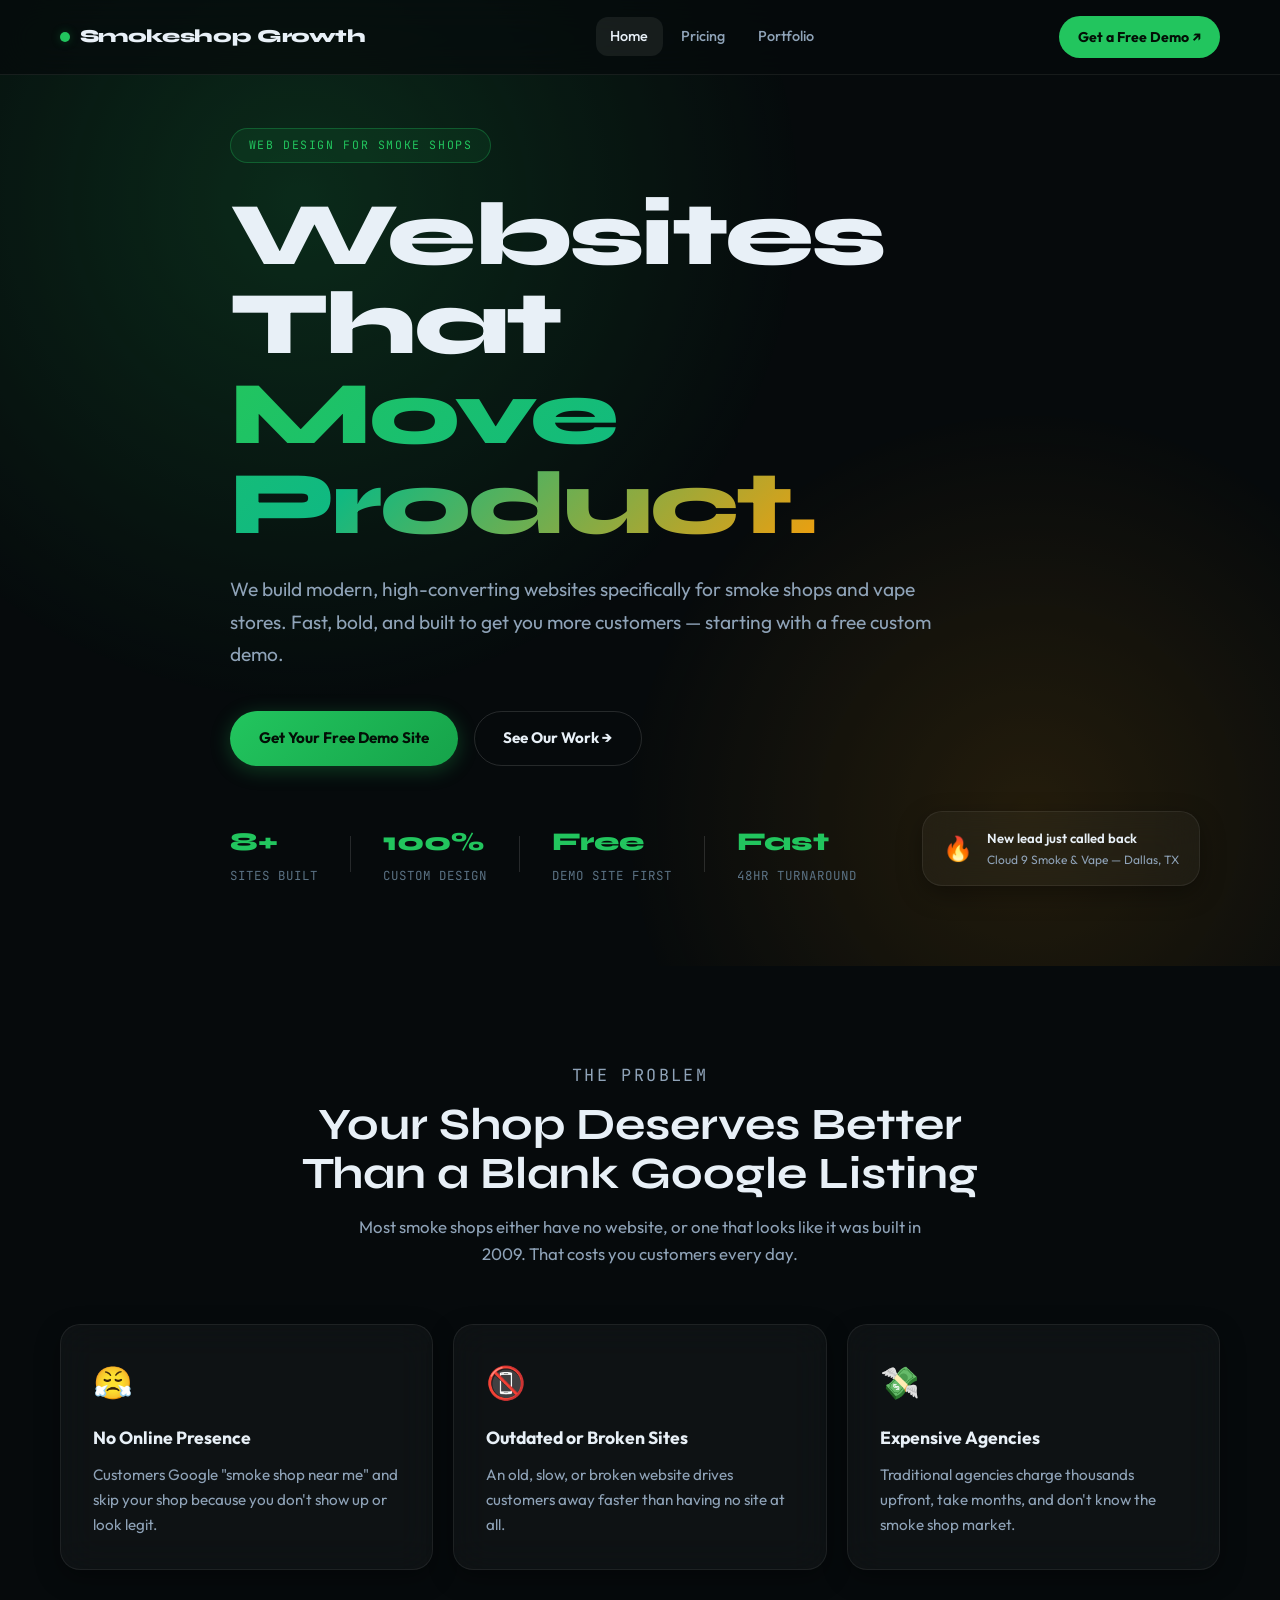
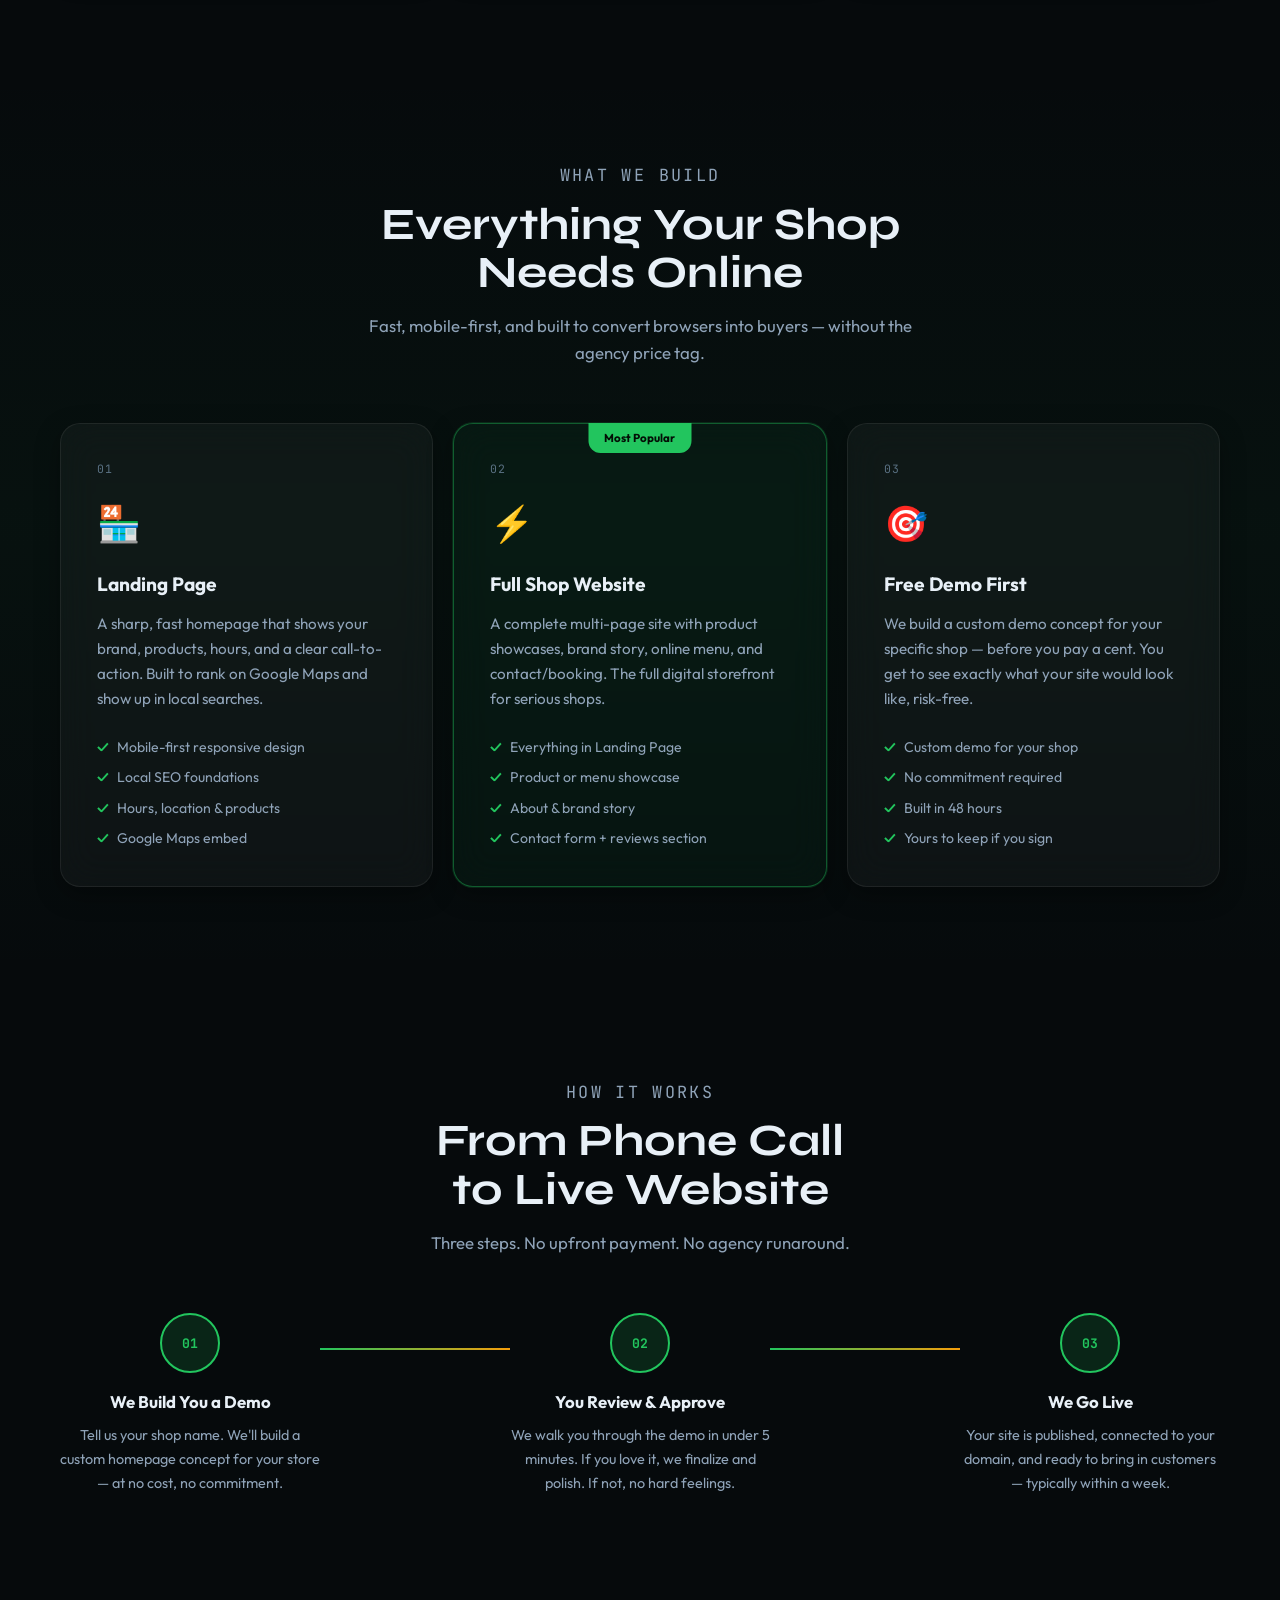
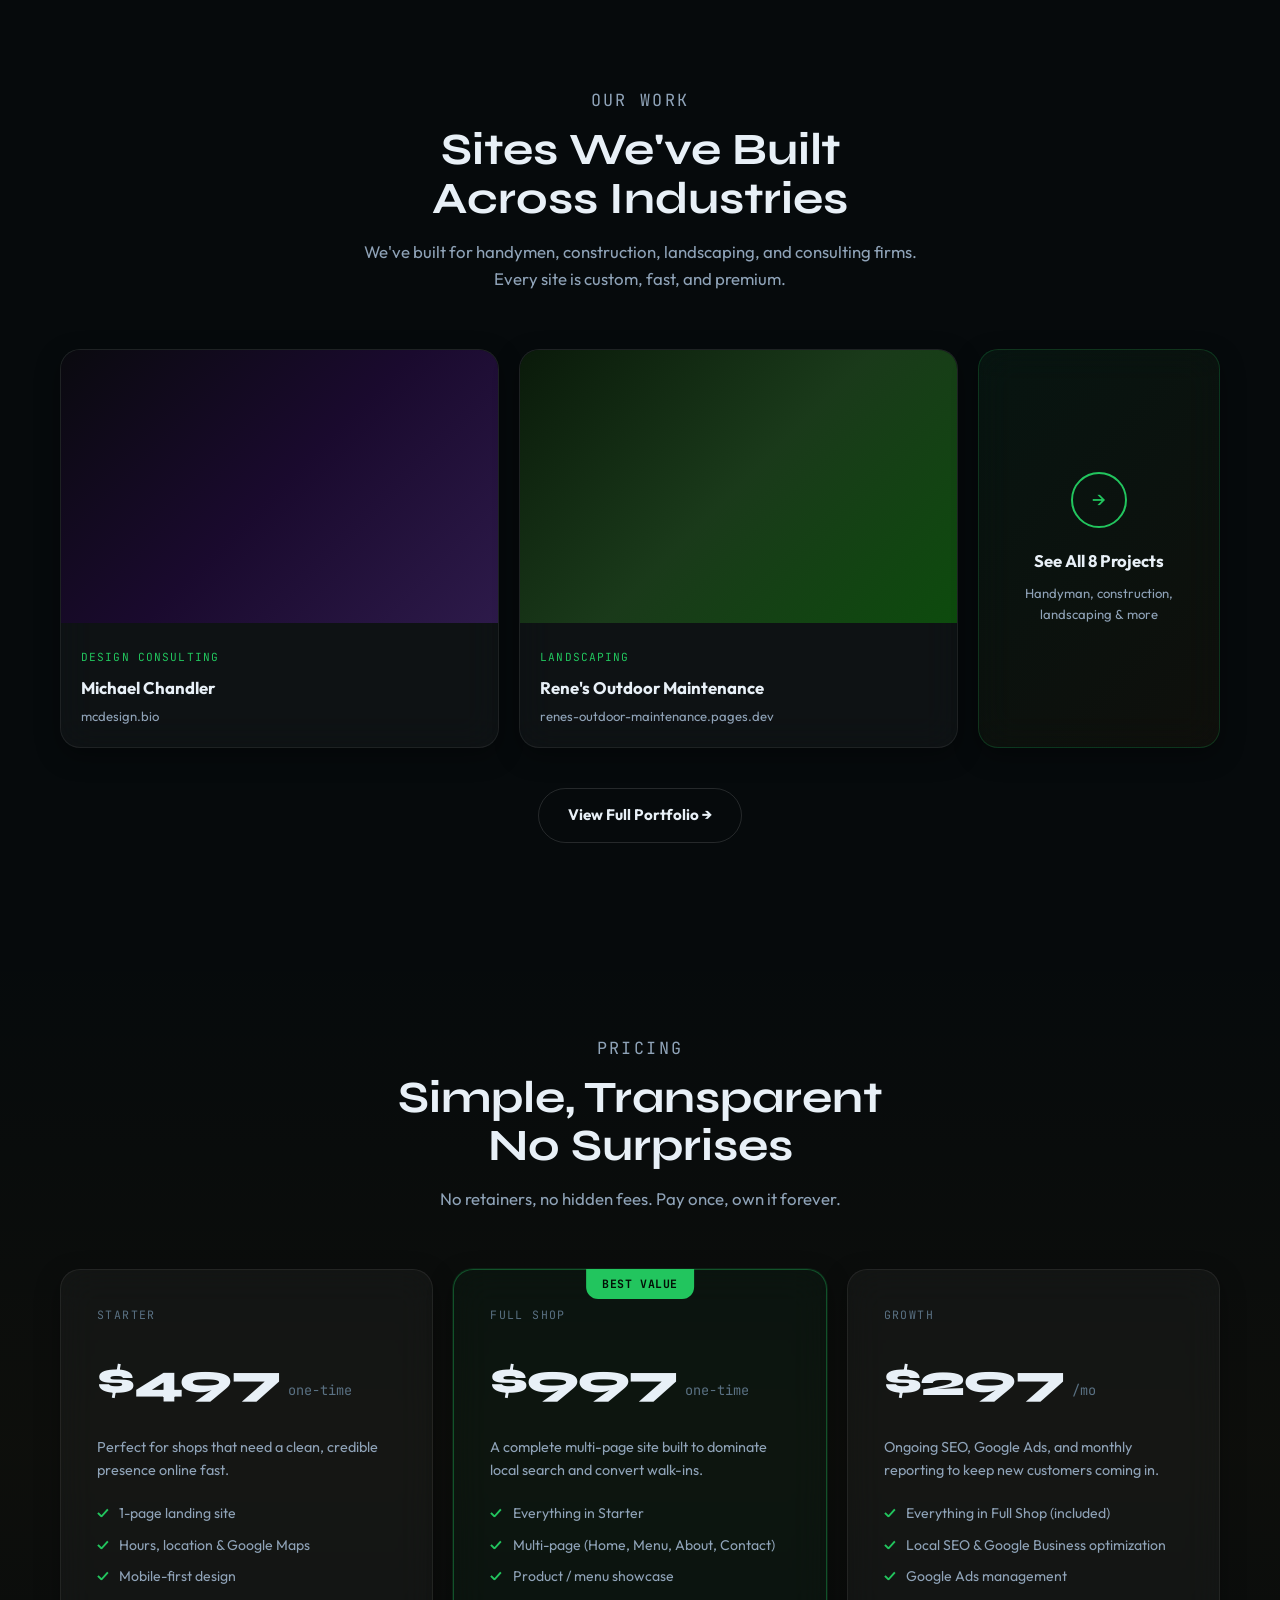
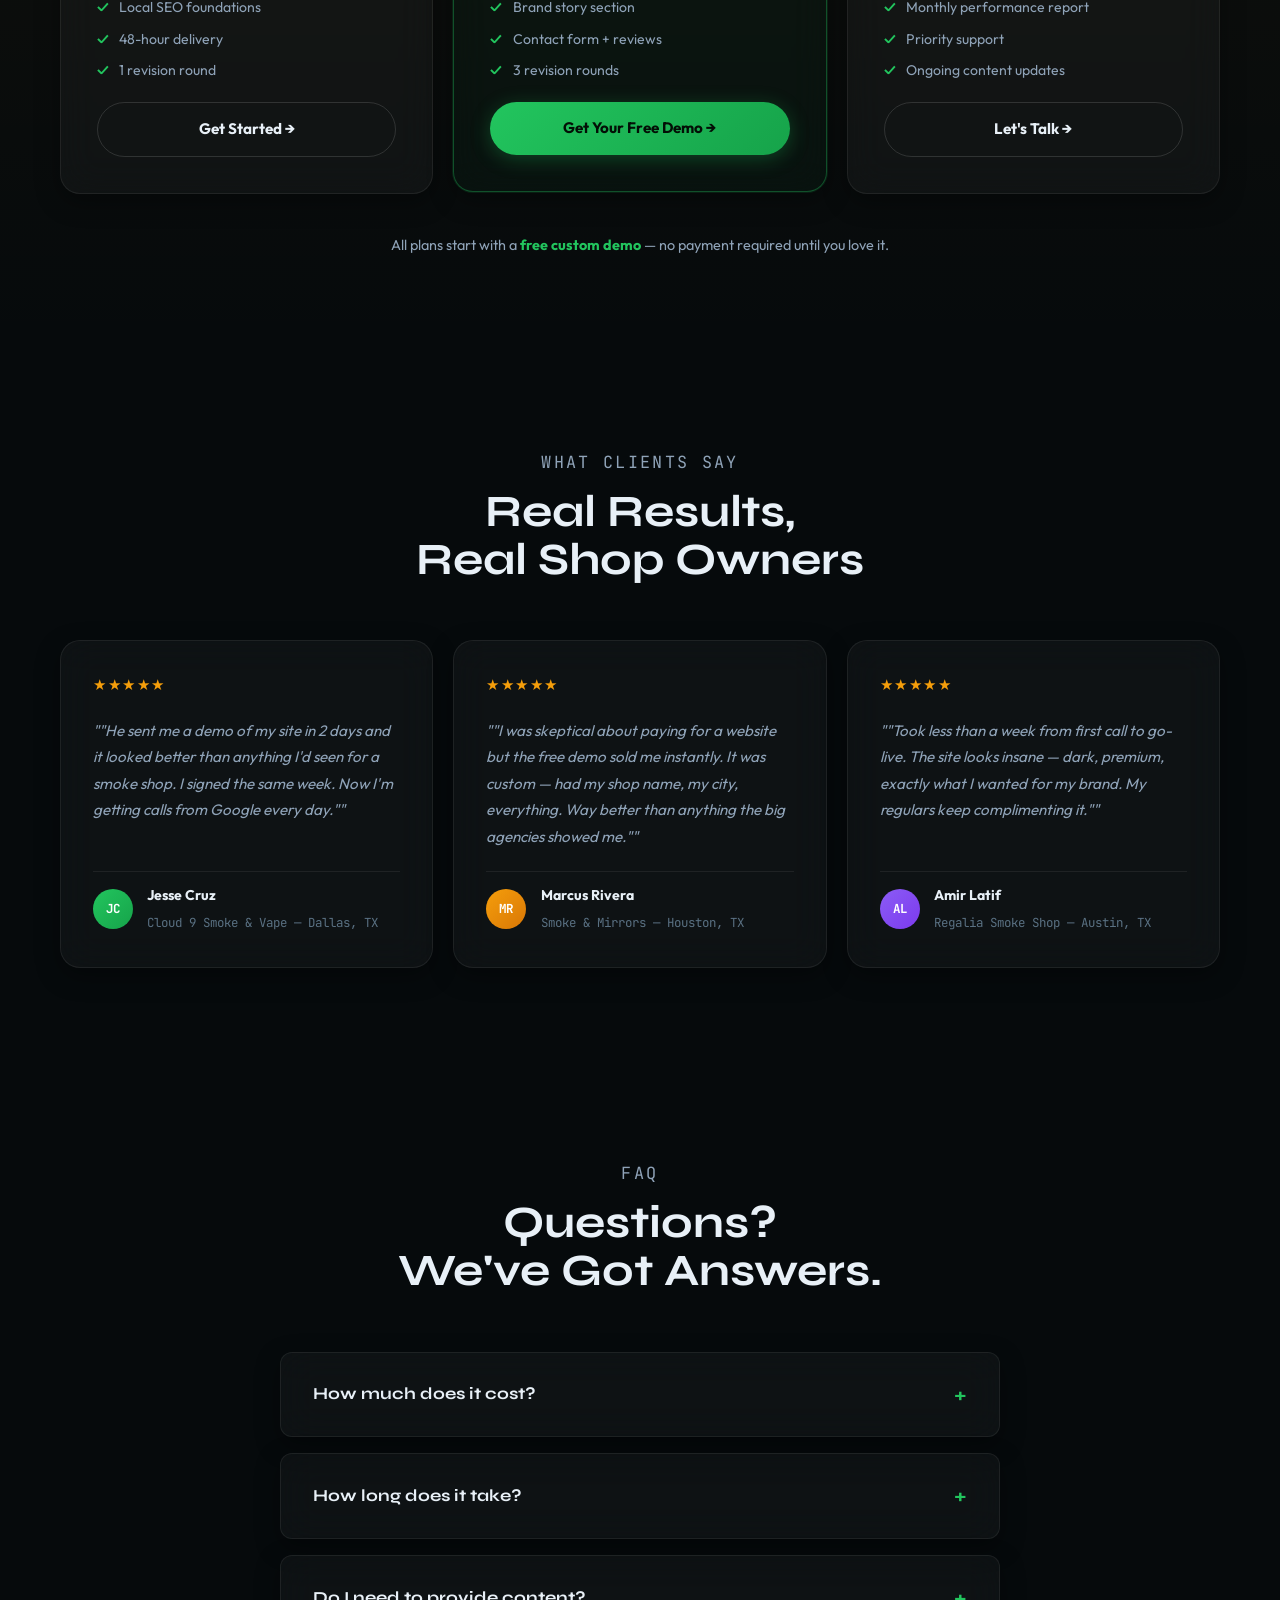
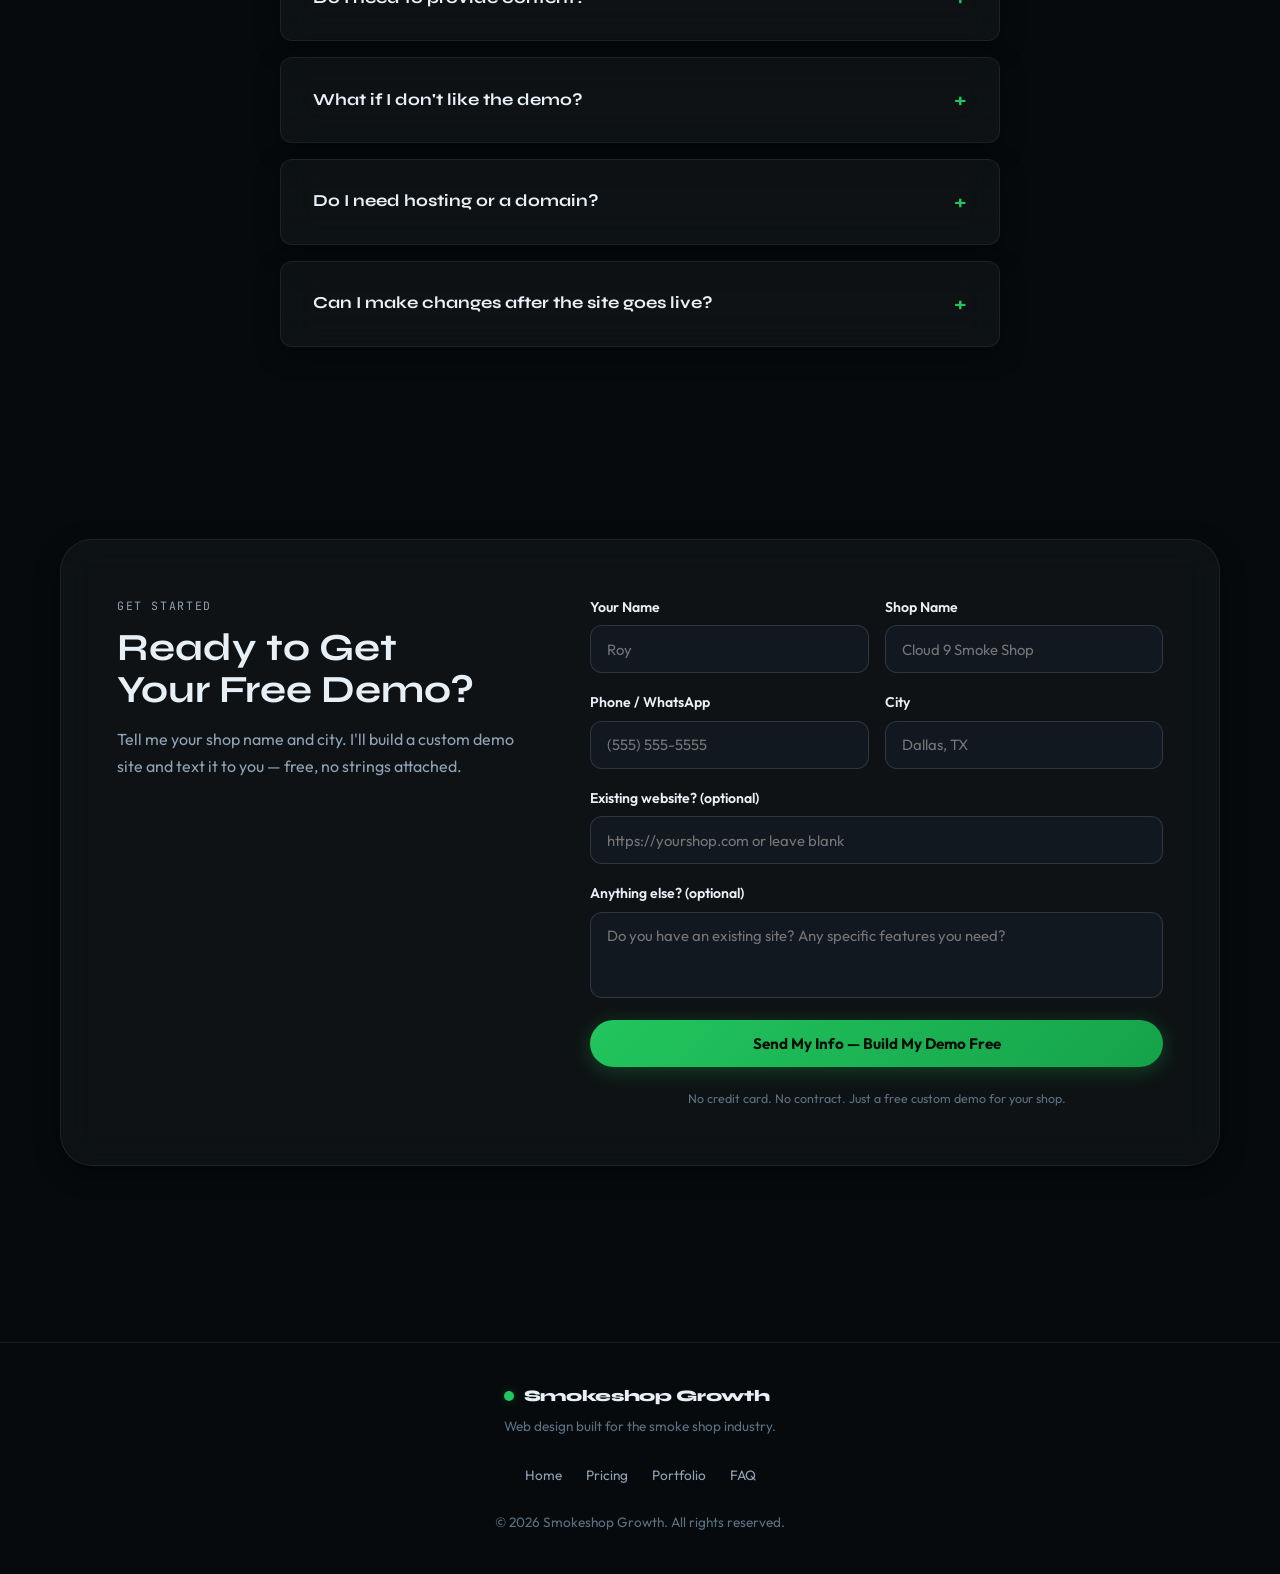
<file: index.html>
<!DOCTYPE html>
<html lang="en">
<head>
  <meta charset="UTF-8" />
  <meta name="viewport" content="width=device-width, initial-scale=1.0" />
  <title>Smokeshop Growth — Web Design for Smoke Shops</title>
  <meta name="description" content="We build high-converting websites for smoke shops and vape stores. Modern, fast, and built to bring you more customers. See our work and get a free demo." />
  <link rel="canonical" href="https://smokeshopgrowth.pages.dev/" />

  <!-- Open Graph -->
  <meta property="og:type" content="website" />
  <meta property="og:title" content="Smokeshop Growth — Web Design for Smoke Shops" />
  <meta property="og:description" content="We build high-converting websites for smoke shops and vape stores. Modern, fast, and built to bring you more customers." />
  <meta property="og:url" content="https://smokeshopgrowth.pages.dev/" />
  <meta property="og:site_name" content="Smokeshop Growth" />

  <!-- Twitter Card -->
  <meta name="twitter:card" content="summary_large_image" />
  <meta name="twitter:title" content="Smokeshop Growth — Web Design for Smoke Shops" />
  <meta name="twitter:description" content="We build high-converting websites for smoke shops and vape stores. Modern, fast, and built to bring you more customers." />

  <!-- Favicon -->
  <link rel="icon" type="image/svg+xml" href="./favicon.svg" />

  <!-- Structured Data -->
  <script type="application/ld+json">
  {
    "@context": "https://schema.org",
    "@type": "ProfessionalService",
    "name": "Smokeshop Growth",
    "description": "We build high-converting websites specifically for smoke shops and vape stores.",
    "url": "https://smokeshopgrowth.pages.dev",
    "areaServed": "United States",
    "serviceType": ["Web Design", "Local SEO", "Digital Marketing"],
    "priceRange": "$497 - $997"
  }
  </script>

  <link rel="preconnect" href="https://fonts.googleapis.com" />
  <link rel="preconnect" href="https://fonts.gstatic.com" crossorigin />
  <link href="https://fonts.googleapis.com/css2?family=Syne:wght@700;800&family=Outfit:wght@400;500;600;700&family=JetBrains+Mono:wght@400;500&display=swap" rel="stylesheet" />
  <link rel="stylesheet" href="./site.css" />
  <link rel="stylesheet" href="./index.css" />
</head>
<body>

  <!-- NAV -->
  <nav class="site-nav">
    <div class="container nav-inner">
      <a href="./index.html" class="nav-logo" id="nav-logo">
        <div class="logo-dot"></div>
        Smokeshop Growth
      </a>
      <ul class="nav-links">
        <li><a href="./index.html" class="active" id="nav-home">Home</a></li>
        <li><a href="#pricing" id="nav-pricing">Pricing</a></li>
        <li><a href="./portfolio.html" id="nav-portfolio">Portfolio</a></li>
      </ul>
      <a href="#contact" class="nav-cta" id="nav-contact-cta">Get a Free Demo ↗</a>
      <button class="nav-hamburger" id="nav-hamburger" aria-label="Toggle menu">
        <span></span><span></span><span></span>
      </button>
    </div>
  </nav>

  <!-- Mobile Nav Drawer -->
  <div class="mobile-nav-overlay" id="mobile-nav-overlay"></div>
  <div class="mobile-nav-drawer" id="mobile-nav-drawer">
    <ul>
      <li><a href="./index.html" id="mn-home">Home</a></li>
      <li><a href="#pricing" id="mn-pricing">Pricing</a></li>
      <li><a href="./portfolio.html" id="mn-portfolio">Portfolio</a></li>
      <li><a href="#contact" id="mn-contact" class="btn btn-primary">Get a Free Demo ↗</a></li>
    </ul>
  </div>

  <!-- HERO -->
  <section class="hero-section" id="hero">
    <div class="hero-bg"></div>
    <div class="container hero-content">
      <div class="hero-badge reveal" id="hero-badge">
        <span class="eyebrow">Web Design for Smoke Shops</span>
      </div>
      <h1 class="hero-headline reveal" id="hero-headline">
        Websites That<br />
        <span class="grad-text">Move Product.</span>
      </h1>
      <p class="hero-sub reveal" id="hero-sub">
        We build modern, high-converting websites specifically for smoke shops and vape stores.
        Fast, bold, and built to get you more customers — starting with a free custom demo.
      </p>
      <div class="hero-actions reveal" id="hero-actions">
        <a href="#contact" class="btn btn-primary" id="hero-cta-primary">Get Your Free Demo Site</a>
        <a href="./portfolio.html" class="btn btn-outline" id="hero-cta-portfolio">See Our Work →</a>
      </div>

      <!-- Social proof bar -->
      <div class="proof-bar reveal" id="proof-bar">
        <div class="proof-item">
          <span class="proof-num">8+</span>
          <span class="proof-label">Sites Built</span>
        </div>
        <div class="proof-divider"></div>
        <div class="proof-item">
          <span class="proof-num">100%</span>
          <span class="proof-label">Custom Design</span>
        </div>
        <div class="proof-divider"></div>
        <div class="proof-item">
          <span class="proof-num">Free</span>
          <span class="proof-label">Demo Site First</span>
        </div>
        <div class="proof-divider"></div>
        <div class="proof-item">
          <span class="proof-num">Fast</span>
          <span class="proof-label">48hr Turnaround</span>
        </div>
      </div>
    </div>

    <!-- Floating badge -->
    <div class="hero-float-card glass reveal" id="hero-float-card">
      <div class="float-icon">🔥</div>
      <div>
        <p class="float-label">New lead just called back</p>
        <p class="float-sub">Cloud 9 Smoke & Vape — Dallas, TX</p>
      </div>
    </div>
  </section>

  <!-- PROBLEMS WE SOLVE -->
  <section class="problems-section" id="problems">
    <div class="container">
      <div class="section-title reveal">
        <p class="eyebrow">The Problem</p>
        <h2>Your Shop Deserves Better<br />Than a Blank Google Listing</h2>
        <p>Most smoke shops either have no website, or one that looks like it was built in 2009. That costs you customers every day.</p>
      </div>
      <div class="problems-grid">
        <div class="problem-card glass reveal" id="problem-1">
          <div class="problem-icon">😤</div>
          <h3>No Online Presence</h3>
          <p>Customers Google "smoke shop near me" and skip your shop because you don't show up or look legit.</p>
        </div>
        <div class="problem-card glass reveal" id="problem-2">
          <div class="problem-icon">📵</div>
          <h3>Outdated or Broken Sites</h3>
          <p>An old, slow, or broken website drives customers away faster than having no site at all.</p>
        </div>
        <div class="problem-card glass reveal" id="problem-3">
          <div class="problem-icon">💸</div>
          <h3>Expensive Agencies</h3>
          <p>Traditional agencies charge thousands upfront, take months, and don't know the smoke shop market.</p>
        </div>
      </div>
    </div>
  </section>

  <!-- SERVICES -->
  <section class="services-section" id="services">
    <div class="container">
      <div class="section-title reveal">
        <p class="eyebrow">What We Build</p>
        <h2>Everything Your Shop<br />Needs Online</h2>
        <p>Fast, mobile-first, and built to convert browsers into buyers — without the agency price tag.</p>
      </div>
      <div class="services-grid">
        <div class="service-card glass reveal" id="service-landing">
          <div class="service-num">01</div>
          <div class="service-icon-wrap">🏪</div>
          <h3>Landing Page</h3>
          <p>A sharp, fast homepage that shows your brand, products, hours, and a clear call-to-action. Built to rank on Google Maps and show up in local searches.</p>
          <ul class="service-list">
            <li>Mobile-first responsive design</li>
            <li>Local SEO foundations</li>
            <li>Hours, location & products</li>
            <li>Google Maps embed</li>
          </ul>
        </div>
        <div class="service-card glass reveal service-featured" id="service-full">
          <div class="featured-badge">Most Popular</div>
          <div class="service-num">02</div>
          <div class="service-icon-wrap">⚡</div>
          <h3>Full Shop Website</h3>
          <p>A complete multi-page site with product showcases, brand story, online menu, and contact/booking. The full digital storefront for serious shops.</p>
          <ul class="service-list">
            <li>Everything in Landing Page</li>
            <li>Product or menu showcase</li>
            <li>About & brand story</li>
            <li>Contact form + reviews section</li>
          </ul>
        </div>
        <div class="service-card glass reveal" id="service-demo">
          <div class="service-num">03</div>
          <div class="service-icon-wrap">🎯</div>
          <h3>Free Demo First</h3>
          <p>We build a custom demo concept for your specific shop — before you pay a cent. You get to see exactly what your site would look like, risk-free.</p>
          <ul class="service-list">
            <li>Custom demo for your shop</li>
            <li>No commitment required</li>
            <li>Built in 48 hours</li>
            <li>Yours to keep if you sign</li>
          </ul>
        </div>
      </div>
    </div>
  </section>

  <!-- PROCESS -->
  <section class="process-section" id="process">
    <div class="container">
      <div class="section-title reveal">
        <p class="eyebrow">How It Works</p>
        <h2>From Phone Call<br />to Live Website</h2>
        <p>Three steps. No upfront payment. No agency runaround.</p>
      </div>
      <div class="process-steps">
        <div class="process-step reveal" id="step-1">
          <div class="step-num">01</div>
          <div class="step-content">
            <h3>We Build You a Demo</h3>
            <p>Tell us your shop name. We'll build a custom homepage concept for your store — at no cost, no commitment.</p>
          </div>
        </div>
        <div class="process-connector reveal"></div>
        <div class="process-step reveal" id="step-2">
          <div class="step-num">02</div>
          <div class="step-content">
            <h3>You Review & Approve</h3>
            <p>We walk you through the demo in under 5 minutes. If you love it, we finalize and polish. If not, no hard feelings.</p>
          </div>
        </div>
        <div class="process-connector reveal"></div>
        <div class="process-step reveal" id="step-3">
          <div class="step-num">03</div>
          <div class="step-content">
            <h3>We Go Live</h3>
            <p>Your site is published, connected to your domain, and ready to bring in customers — typically within a week.</p>
          </div>
        </div>
      </div>
    </div>
  </section>

  <!-- FEATURED WORK -->
  <section class="featured-section" id="work">
    <div class="container">
      <div class="section-title reveal">
        <p class="eyebrow">Our Work</p>
        <h2>Sites We've Built<br />Across Industries</h2>
        <p>We've built for handymen, construction, landscaping, and consulting firms. Every site is custom, fast, and premium.</p>
      </div>
      <div class="featured-grid">
        <a href="https://www.mcdesign.bio" target="_blank" rel="noreferrer" class="featured-card glass reveal" id="feat-mcdesign">
          <div class="featured-img-wrap">
            <div class="featured-img featured-img--mcdesign"></div>
            <div class="featured-overlay">
              <span class="featured-live">↗ Live Site</span>
            </div>
          </div>
          <div class="featured-info">
            <span class="feat-tag">Design Consulting</span>
            <h3>Michael Chandler</h3>
            <p>mcdesign.bio</p>
          </div>
        </a>
        <a href="https://renes-outdoor-maintenance.pages.dev/" target="_blank" rel="noreferrer" class="featured-card glass reveal" id="feat-renes">
          <div class="featured-img-wrap">
            <div class="featured-img featured-img--renes"></div>
            <div class="featured-overlay">
              <span class="featured-live">↗ Live Site</span>
            </div>
          </div>
          <div class="featured-info">
            <span class="feat-tag">Landscaping</span>
            <h3>Rene's Outdoor Maintenance</h3>
            <p>renes-outdoor-maintenance.pages.dev</p>
          </div>
        </a>
        <a href="./portfolio.html" class="featured-card see-more-card glass reveal" id="feat-more">
          <div class="see-more-inner">
            <div class="see-more-icon">→</div>
            <h3>See All 8 Projects</h3>
            <p>Handyman, construction,<br />landscaping & more</p>
          </div>
        </a>
      </div>
      <div class="text-center reveal" style="margin-top:2.5rem;">
        <a href="./portfolio.html" class="btn btn-outline" id="view-portfolio-btn">View Full Portfolio →</a>
      </div>
    </div>
  </section>



  <!-- PRICING -->
  <section class="pricing-section" id="pricing">
    <div class="container">
      <div class="section-title reveal">
        <p class="eyebrow">Pricing</p>
        <h2>Simple, Transparent<br />No Surprises</h2>
        <p>No retainers, no hidden fees. Pay once, own it forever.</p>
      </div>
      <div class="pricing-grid">
        <div class="pricing-card glass reveal" id="price-starter">
          <div class="pricing-tier">Starter</div>
          <div class="pricing-price"><span class="price-num">$497</span><span class="price-once">one-time</span></div>
          <p class="pricing-desc">Perfect for shops that need a clean, credible presence online fast.</p>
          <ul class="pricing-list">
            <li>1-page landing site</li>
            <li>Hours, location & Google Maps</li>
            <li>Mobile-first design</li>
            <li>Local SEO foundations</li>
            <li>48-hour delivery</li>
            <li>1 revision round</li>
          </ul>
          <a href="#contact" class="btn btn-outline pricing-btn">Get Started →</a>
        </div>
        <div class="pricing-card glass reveal pricing-featured" id="price-full">
          <div class="pricing-badge">Best Value</div>
          <div class="pricing-tier">Full Shop</div>
          <div class="pricing-price"><span class="price-num">$997</span><span class="price-once">one-time</span></div>
          <p class="pricing-desc">A complete multi-page site built to dominate local search and convert walk-ins.</p>
          <ul class="pricing-list">
            <li>Everything in Starter</li>
            <li>Multi-page (Home, Menu, About, Contact)</li>
            <li>Product / menu showcase</li>
            <li>Brand story section</li>
            <li>Contact form + reviews</li>
            <li>3 revision rounds</li>
          </ul>
          <a href="#contact" class="btn btn-primary pricing-btn">Get Your Free Demo →</a>
        </div>
        <div class="pricing-card glass reveal" id="price-growth">
          <div class="pricing-tier">Growth</div>
          <div class="pricing-price"><span class="price-num">$297</span><span class="price-mo">/mo</span></div>
          <p class="pricing-desc">Ongoing SEO, Google Ads, and monthly reporting to keep new customers coming in.</p>
          <ul class="pricing-list">
            <li>Everything in Full Shop (included)</li>
            <li>Local SEO & Google Business optimization</li>
            <li>Google Ads management</li>
            <li>Monthly performance report</li>
            <li>Priority support</li>
            <li>Ongoing content updates</li>
          </ul>
          <a href="#contact" class="btn btn-outline pricing-btn">Let's Talk →</a>
        </div>
      </div>
      <p class="pricing-note reveal">All plans start with a <strong>free custom demo</strong> — no payment required until you love it.</p>
    </div>
  </section>

  <!-- TESTIMONIALS -->
  <section class="testimonials-section" id="testimonials">
    <div class="container">
      <div class="section-title reveal">
        <p class="eyebrow">What Clients Say</p>
        <h2>Real Results,<br />Real Shop Owners</h2>
      </div>
      <div class="testimonials-grid">
        <div class="testimonial-card glass reveal" id="testi-1">
          <div class="testi-stars">★★★★★</div>
          <p class="testi-quote">"He sent me a demo of my site in 2 days and it looked better than anything I'd seen for a smoke shop. I signed the same week. Now I'm getting calls from Google every day."</p>
          <div class="testi-author">
            <div class="testi-avatar" style="background: linear-gradient(135deg, #22c55e, #16a34a);">JC</div>
            <div>
              <strong>Jesse Cruz</strong>
              <span>Cloud 9 Smoke & Vape — Dallas, TX</span>
            </div>
          </div>
        </div>
        <div class="testimonial-card glass reveal" id="testi-2">
          <div class="testi-stars">★★★★★</div>
          <p class="testi-quote">"I was skeptical about paying for a website but the free demo sold me instantly. It was custom — had my shop name, my city, everything. Way better than anything the big agencies showed me."</p>
          <div class="testi-author">
            <div class="testi-avatar" style="background: linear-gradient(135deg, #f59e0b, #d97706);">MR</div>
            <div>
              <strong>Marcus Rivera</strong>
              <span>Smoke & Mirrors — Houston, TX</span>
            </div>
          </div>
        </div>
        <div class="testimonial-card glass reveal" id="testi-3">
          <div class="testi-stars">★★★★★</div>
          <p class="testi-quote">"Took less than a week from first call to go-live. The site looks insane — dark, premium, exactly what I wanted for my brand. My regulars keep complimenting it."</p>
          <div class="testi-author">
            <div class="testi-avatar" style="background: linear-gradient(135deg, #8b5cf6, #7c3aed);">AL</div>
            <div>
              <strong>Amir Latif</strong>
              <span>Regalia Smoke Shop — Austin, TX</span>
            </div>
          </div>
        </div>
      </div>
    </div>
  </section>

  <!-- FAQ -->
  <section class="faq-section" id="faq">
    <div class="container">
      <div class="section-title reveal">
        <p class="eyebrow">FAQ</p>
        <h2>Questions?<br />We've Got Answers.</h2>
      </div>
      <div class="faq-grid">
        <details class="faq-item glass reveal">
          <summary>How much does it cost?</summary>
          <p>Our Starter package is $497 one-time for a single landing page. A full multi-page shop site is $997. Both include a free demo before you pay anything.</p>
        </details>
        <details class="faq-item glass reveal">
          <summary>How long does it take?</summary>
          <p>We typically deliver a demo within 48 hours. Once approved, most sites go live within a week.</p>
        </details>
        <details class="faq-item glass reveal">
          <summary>Do I need to provide content?</summary>
          <p>Nope. Just your shop name, city, and phone number. We handle the copy, layout, and design. If you have photos or specific products to feature, even better.</p>
        </details>
        <details class="faq-item glass reveal">
          <summary>What if I don't like the demo?</summary>
          <p>No pressure at all. The demo is free with no commitment. If it's not a fit, you owe us nothing.</p>
        </details>
        <details class="faq-item glass reveal">
          <summary>Do I need hosting or a domain?</summary>
          <p>We handle hosting and can help you get a domain set up. If you already have one, we'll connect it for you.</p>
        </details>
        <details class="faq-item glass reveal">
          <summary>Can I make changes after the site goes live?</summary>
          <p>Absolutely. The Starter plan includes 1 revision round, Full Shop includes 3. After that, updates are quick and affordable.</p>
        </details>
      </div>
    </div>
  </section>

  <!-- CONTACT / CTA -->
  <section class="contact-section" id="contact">
    <div class="container">
      <div class="contact-card glass reveal">
        <div class="contact-content">
          <p class="eyebrow">Get Started</p>
          <h2>Ready to Get<br />Your Free Demo?</h2>
          <p>Tell me your shop name and city. I'll build a custom demo site and text it to you — free, no strings attached.</p>
        </div>
        <form class="contact-form" id="contact-form" onsubmit="handleContact(event)">
          <div class="form-row">
            <label>
              <span>Your Name</span>
              <input type="text" id="cf-name" name="name" placeholder="Roy" required />
            </label>
            <label>
              <span>Shop Name</span>
              <input type="text" id="cf-shop" name="shop" placeholder="Cloud 9 Smoke Shop" required />
            </label>
          </div>
          <div class="form-row">
            <label>
              <span>Phone / WhatsApp</span>
              <input type="tel" id="cf-phone" name="phone" placeholder="(555) 555-5555" required />
            </label>
            <label>
              <span>City</span>
              <input type="text" id="cf-city" name="city" placeholder="Dallas, TX" />
            </label>
          </div>
          <label>
            <span>Existing website? (optional)</span>
            <input type="url" id="cf-website" name="website" placeholder="https://yourshop.com or leave blank" />
          </label>
          <label>
            <span>Anything else? (optional)</span>
            <textarea id="cf-msg" name="message" rows="3" placeholder="Do you have an existing site? Any specific features you need?"></textarea>
          </label>
          <button type="submit" class="btn btn-primary" id="contact-submit-btn">
            Send My Info — Build My Demo Free
          </button>
          <p class="form-disclaimer">No credit card. No contract. Just a free custom demo for your shop.</p>
        </form>
        <div id="contact-success" class="contact-success" hidden>
          <div class="success-icon">✅</div>
          <h3>Got it! Building your demo now.</h3>
          <p>I'll have something to show you within 48 hours. I'll reach out to the number you left.</p>
        </div>
      </div>
    </div>
  </section>

  <!-- FOOTER -->
  <footer class="site-footer">
    <div class="container footer-inner">
      <div class="footer-brand">
        <a href="./index.html" class="nav-logo">
          <div class="logo-dot"></div>
          Smokeshop Growth
        </a>
        <p class="footer-tagline">Web design built for the smoke shop industry.</p>
      </div>
      <ul class="footer-links">
        <li><a href="./index.html">Home</a></li>
        <li><a href="#pricing">Pricing</a></li>
        <li><a href="./portfolio.html">Portfolio</a></li>
        <li><a href="#faq">FAQ</a></li>
      </ul>
      <p class="footer-copy">© <script>document.write(new Date().getFullYear())</script> Smokeshop Growth. All rights reserved.</p>
    </div>
  </footer>

  <script src="./index.js"></script>
</body>
</html>
</file>
<file: site.css>
/* ============================================================
   smokeshopgrowth.com — Site Design System
   Dark mode, emerald-green + amber accent palette
   ============================================================ */

/* Font loaded in HTML <link> — no @import needed (avoids duplicate request) */

:root {
  /* Palette */
  --bg:          #060a0c;
  --surface:     #0d1117;
  --surface-2:   #111820;
  --surface-3:   #161e29;
  --line:        rgba(255,255,255,0.07);
  --line-strong: rgba(255,255,255,0.13);

  /* Text */
  --text:        #e8f0f7;
  --text-2:      #8fa3b8;
  --text-3:      #5a7183;

  /* Accents */
  --green:       #22c55e;
  --green-dim:   rgba(34,197,94,0.14);
  --green-glow:  rgba(34,197,94,0.28);
  --amber:       #f59e0b;
  --amber-dim:   rgba(245,158,11,0.14);
  --amber-glow:  rgba(245,158,11,0.28);
  --red-dim:     rgba(239,68,68,0.14);

  /* Radii / Shadow */
  --radius-sm:   12px;
  --radius:      20px;
  --radius-lg:   32px;
  --shadow:      0 24px 60px rgba(0,0,0,0.5);
  --shadow-sm:   0 8px 24px rgba(0,0,0,0.35);
}

/* ── Reset ──────────────────────────────────────────────── */
*, *::before, *::after { box-sizing: border-box; margin: 0; padding: 0; }

html { scroll-behavior: smooth; }

body {
  font-family: 'Outfit', sans-serif;
  background: var(--bg);
  color: var(--text);
  min-height: 100vh;
  line-height: 1.6;
  -webkit-font-smoothing: antialiased;
}

a { color: inherit; text-decoration: none; }
img { display: block; max-width: 100%; height: auto; }

/* ── Typography ─────────────────────────────────────────── */
.eyebrow {
  font-family: 'JetBrains Mono', monospace;
  font-size: 0.72rem;
  letter-spacing: 0.14em;
  text-transform: uppercase;
  color: var(--green);
}

h1 { font-family: 'Syne', sans-serif; font-weight: 800; line-height: 1.0; }
h2 { font-family: 'Syne', sans-serif; font-weight: 700; line-height: 1.08; }
h3 { font-family: 'Outfit', sans-serif; font-weight: 700; }

/* ── Layout helpers ─────────────────────────────────────── */
.container {
  width: min(1160px, calc(100% - 2.5rem));
  margin: 0 auto;
}

/* ── Shared Nav ─────────────────────────────────────────── */
.site-nav {
  position: fixed;
  top: 0; left: 0; right: 0;
  z-index: 100;
  padding: 1rem 0;
  background: rgba(6,10,12,0.72);
  backdrop-filter: blur(22px);
  -webkit-backdrop-filter: blur(22px);
  border-bottom: 1px solid var(--line);
  transition: background 0.3s;
}

.nav-inner {
  display: flex;
  align-items: center;
  justify-content: space-between;
  gap: 1rem;
}

.nav-logo {
  display: flex;
  align-items: center;
  gap: 0.6rem;
  font-family: 'Syne', sans-serif;
  font-weight: 800;
  font-size: 1.15rem;
  letter-spacing: -0.02em;
}

.nav-logo .logo-dot {
  width: 10px; height: 10px;
  border-radius: 50%;
  background: var(--green);
  box-shadow: 0 0 10px var(--green-glow);
  animation: pulse 2.4s ease-in-out infinite;
}

@keyframes pulse {
  0%, 100% { box-shadow: 0 0 8px var(--green-glow); }
  50%       { box-shadow: 0 0 20px var(--green), 0 0 40px var(--green-glow); }
}

.nav-links {
  display: flex;
  align-items: center;
  gap: 0.25rem;
  list-style: none;
}

.nav-links a {
  display: block;
  padding: 0.5rem 0.9rem;
  font-size: 0.9rem;
  font-weight: 500;
  color: var(--text-2);
  border-radius: var(--radius-sm);
  transition: color 0.2s, background 0.2s;
}

.nav-links a:hover,
.nav-links a.active {
  color: var(--text);
  background: var(--line);
}

.nav-cta {
  display: inline-flex;
  align-items: center;
  gap: 0.4rem;
  padding: 0.6rem 1.2rem;
  background: var(--green);
  color: #030f06 !important;
  font-weight: 700;
  font-size: 0.88rem;
  border-radius: 999px;
  transition: transform 0.18s ease, box-shadow 0.18s ease;
}

.nav-cta:hover {
  transform: translateY(-1px);
  box-shadow: 0 6px 22px var(--green-glow);
}

/* ── Shared Buttons ─────────────────────────────────────── */
.btn {
  display: inline-flex;
  align-items: center;
  justify-content: center;
  gap: 0.5rem;
  padding: 0.9rem 1.8rem;
  border-radius: 999px;
  font-family: 'Outfit', sans-serif;
  font-weight: 700;
  font-size: 0.95rem;
  cursor: pointer;
  border: none;
  transition: transform 0.18s ease, box-shadow 0.18s ease, opacity 0.18s ease;
}

.btn:hover { transform: translateY(-2px); }

.btn-primary {
  background: linear-gradient(135deg, var(--green), #16a34a);
  color: #030f06;
  box-shadow: 0 4px 20px var(--green-glow);
}

.btn-primary:hover { box-shadow: 0 8px 32px var(--green); }

.btn-outline {
  background: transparent;
  color: var(--text);
  border: 1px solid var(--line-strong);
}

.btn-outline:hover { background: var(--line); }

.btn-amber {
  background: linear-gradient(135deg, var(--amber), #d97706);
  color: #1a0900;
  box-shadow: 0 4px 20px var(--amber-glow);
}

.btn-amber:hover { box-shadow: 0 8px 32px var(--amber); }

/* ── Glass card ─────────────────────────────────────────── */
.glass {
  background: rgba(255,255,255,0.035);
  border: 1px solid var(--line);
  backdrop-filter: blur(18px);
  -webkit-backdrop-filter: blur(18px);
  border-radius: var(--radius);
  box-shadow: var(--shadow-sm);
}

/* ── Gradient noise hero ─────────────────────────────────── */
.hero-bg {
  position: absolute;
  inset: 0;
  overflow: hidden;
  pointer-events: none;
  z-index: 0;
  opacity: 0.7;
}

.hero-bg::before {
  content: '';
  position: absolute;
  width: 1200px; height: 1200px;
  top: -400px; left: -300px;
  background: radial-gradient(circle, rgba(34,197,94,0.25) 0%, transparent 60%);
  animation: drift 20s ease-in-out infinite alternate;
}

.hero-bg::after {
  content: '';
  position: absolute;
  width: 900px; height: 900px;
  bottom: -300px; right: -200px;
  background: radial-gradient(circle, rgba(245,158,11,0.18) 0%, transparent 65%);
  animation: drift-reverse 24s ease-in-out infinite alternate-reverse;
}

@keyframes drift {
  from { transform: translate(0, 0) scale(1); }
  to   { transform: translate(80px, 60px) scale(1.15); }
}

@keyframes drift-reverse {
  from { transform: translate(0, 0) scale(1); }
  to   { transform: translate(-80px, -60px) scale(1.1); }
}

/* ── Shared section titles ──────────────────────────────── */
.section-title {
  text-align: center;
  margin-bottom: 3.5rem;
}

.section-title .eyebrow { margin-bottom: 0.75rem; }
.section-title h2 { font-size: clamp(2rem, 3.5vw, 3rem); margin-bottom: 1rem; }

.section-title p {
  font-size: 1.05rem;
  color: var(--text-2);
  max-width: 54ch;
  margin: 0 auto;
}

/* ── Shared footer ──────────────────────────────────────── */
.site-footer {
  border-top: 1px solid var(--line);
  padding: 2.5rem 0;
  margin-top: 5rem;
}

.footer-inner {
  display: flex;
  align-items: center;
  justify-content: space-between;
  gap: 1rem;
  flex-wrap: wrap;
}

.footer-copy { font-size: 0.85rem; color: var(--text-3); }

.footer-links {
  display: flex;
  gap: 1.5rem;
  list-style: none;
}

.footer-links a {
  font-size: 0.85rem;
  color: var(--text-2);
  transition: color 0.2s;
}

.footer-links a:hover { color: var(--green); }

/* ── Reveal animation ───────────────────────────────────── */
.reveal {
  opacity: 0;
  transform: translateY(28px);
  transition: opacity 0.65s ease, transform 0.65s ease;
}

.reveal.visible {
  opacity: 1;
  transform: translateY(0);
}

/* ── Responsive nav ─────────────────────────────────────── */
@media (max-width: 640px) {
  .nav-links { display: none; }
}

/* ── Mobile Hamburger Nav ────────────────────────────────── */
.nav-hamburger {
  display: none;
  flex-direction: column;
  gap: 5px;
  background: none;
  border: none;
  cursor: pointer;
  padding: 0.4rem;
  z-index: 200;
}

.nav-hamburger span {
  display: block;
  width: 24px;
  height: 2px;
  background: var(--text);
  border-radius: 2px;
  transition: transform 0.3s, opacity 0.3s;
}

.nav-hamburger.open span:nth-child(1) { transform: translateY(7px) rotate(45deg); }
.nav-hamburger.open span:nth-child(2) { opacity: 0; }
.nav-hamburger.open span:nth-child(3) { transform: translateY(-7px) rotate(-45deg); }

.mobile-nav-overlay {
  display: none;
  position: fixed;
  inset: 0;
  background: rgba(0,0,0,0.6);
  z-index: 150;
  backdrop-filter: blur(4px);
}

.mobile-nav-overlay.open { display: block; }

.mobile-nav-drawer {
  position: fixed;
  top: 0;
  right: -100%;
  width: min(320px, 85vw);
  height: 100vh;
  background: var(--surface);
  border-left: 1px solid var(--line-strong);
  z-index: 160;
  transition: right 0.35s cubic-bezier(0.4, 0, 0.2, 1);
  padding: 5rem 2rem 2rem;
}

.mobile-nav-drawer.open { right: 0; }

.mobile-nav-drawer ul {
  list-style: none;
  display: flex;
  flex-direction: column;
  gap: 0.5rem;
}

.mobile-nav-drawer ul a {
  display: block;
  padding: 0.9rem 1rem;
  font-size: 1.1rem;
  font-weight: 600;
  color: var(--text-2);
  border-radius: var(--radius-sm);
  transition: color 0.2s, background 0.2s;
}

.mobile-nav-drawer ul a:hover { color: var(--text); background: var(--line); }

.mobile-nav-drawer ul .btn {
  display: flex;
  text-align: center;
  justify-content: center;
  margin-top: 1rem;
}

@media (max-width: 640px) {
  .nav-hamburger { display: flex; }
  .nav-cta { display: none; }
}
</file>
<file: index.css>
/* ── HERO ─────────────────────────────────────────────────── */
.hero-section {
  position: relative;
  min-height: 100vh;
  display: flex;
  align-items: center;
  padding: 8rem 0 5rem;
  overflow: hidden;
}

.hero-content {
  position: relative;
  z-index: 1;
  max-width: 820px;
}

.hero-badge {
  display: inline-flex;
  align-items: center;
  gap: 0.6rem;
  padding: 0.45rem 1.1rem;
  border: 1px solid rgba(34,197,94,0.3);
  border-radius: 999px;
  background: rgba(34,197,94,0.08);
  margin-bottom: 1.75rem;
}

.hero-headline {
  font-size: clamp(3.2rem, 7vw, 6rem);
  letter-spacing: -0.03em;
  margin-bottom: 1.5rem;
}

.grad-text {
  background: linear-gradient(135deg, var(--green), #10b981, var(--amber));
  -webkit-background-clip: text;
  -webkit-text-fill-color: transparent;
  background-clip: text;
}

.hero-sub {
  font-size: clamp(1rem, 1.8vw, 1.2rem);
  color: var(--text-2);
  max-width: 56ch;
  margin-bottom: 2.5rem;
  line-height: 1.7;
}

.hero-actions {
  display: flex;
  gap: 1rem;
  flex-wrap: wrap;
  margin-bottom: 3.5rem;
}

/* Proof bar */
.proof-bar {
  display: flex;
  align-items: center;
  gap: 2rem;
  flex-wrap: wrap;
}

.proof-item {
  display: flex;
  flex-direction: column;
  gap: 0.2rem;
}

.proof-num {
  font-family: 'Syne', sans-serif;
  font-size: 1.6rem;
  font-weight: 800;
  color: var(--green);
}

.proof-label {
  font-size: 0.78rem;
  color: var(--text-3);
  font-family: 'JetBrains Mono', monospace;
  text-transform: uppercase;
  letter-spacing: 0.08em;
}

.proof-divider {
  width: 1px;
  height: 36px;
  background: var(--line-strong);
}

/* Floating card */
.hero-float-card {
  position: absolute;
  bottom: 5rem;
  right: max(20px, calc(50% - 560px));
  display: flex;
  align-items: center;
  gap: 0.9rem;
  padding: 1rem 1.25rem;
  border-radius: var(--radius);
  animation: float 4s ease-in-out infinite;
  z-index: 2;
}

@keyframes float {
  0%, 100% { transform: translateY(0); }
  50%       { transform: translateY(-10px); }
}

.float-icon { font-size: 1.5rem; }

.float-label {
  font-size: 0.82rem;
  font-weight: 600;
  margin-bottom: 0.1rem;
}

.float-sub {
  font-size: 0.75rem;
  color: var(--text-2);
}

/* ── PROBLEMS ─────────────────────────────────────────────── */
.problems-section {
  padding: 6rem 0;
}

.problems-grid {
  display: grid;
  grid-template-columns: repeat(3, 1fr);
  gap: 1.25rem;
}

.problem-card {
  padding: 2rem;
  border-radius: var(--radius);
  transition: border-color 0.3s, transform 0.3s;
}

.problem-card:hover {
  border-color: rgba(239,68,68,0.3);
  transform: translateY(-4px);
  background: var(--red-dim);
}

.problem-icon {
  font-size: 2rem;
  margin-bottom: 1rem;
}

.problem-card h3 {
  font-size: 1.1rem;
  margin-bottom: 0.6rem;
}

.problem-card p {
  color: var(--text-2);
  font-size: 0.95rem;
  line-height: 1.65;
}

/* ── SERVICES ─────────────────────────────────────────────── */
.services-section {
  padding: 6rem 0;
  background: linear-gradient(180deg, transparent, rgba(34,197,94,0.04), transparent);
}

.services-grid {
  display: grid;
  grid-template-columns: repeat(3, 1fr);
  gap: 1.25rem;
  align-items: start;
}

.service-card {
  padding: 2.25rem;
  border-radius: var(--radius);
  position: relative;
  transition: transform 0.3s, border-color 0.3s;
}

.service-card:hover {
  transform: translateY(-6px);
  border-color: rgba(34,197,94,0.3);
}

.service-featured {
  border-color: rgba(34,197,94,0.4);
  background: rgba(34,197,94,0.05);
  box-shadow: 0 0 0 1px rgba(34,197,94,0.15), var(--shadow-sm);
}

.featured-badge {
  position: absolute;
  top: -1px;
  left: 50%;
  transform: translateX(-50%);
  background: var(--green);
  color: #030f06;
  font-size: 0.72rem;
  font-weight: 700;
  padding: 0.35rem 1rem;
  border-radius: 0 0 var(--radius-sm) var(--radius-sm);
  white-space: nowrap;
}

.service-num {
  font-family: 'JetBrains Mono', monospace;
  font-size: 0.72rem;
  color: var(--text-3);
  letter-spacing: 0.1em;
  margin-bottom: 1rem;
}

.service-icon-wrap {
  font-size: 2.2rem;
  margin-bottom: 1.1rem;
}

.service-card h3 {
  font-size: 1.2rem;
  margin-bottom: 0.75rem;
}

.service-card > p {
  color: var(--text-2);
  font-size: 0.95rem;
  line-height: 1.65;
  margin-bottom: 1.5rem;
}

.service-list {
  list-style: none;
  display: grid;
  gap: 0.5rem;
}

.service-list li {
  font-size: 0.88rem;
  color: var(--text-2);
  padding-left: 1.25rem;
  position: relative;
}

.service-list li::before {
  content: '✓';
  position: absolute;
  left: 0;
  color: var(--green);
  font-weight: 700;
}

/* ── PROCESS ──────────────────────────────────────────────── */
.process-section {
  padding: 6rem 0;
}

.process-steps {
  display: flex;
  align-items: flex-start;
  gap: 0;
  position: relative;
}

.process-connector {
  flex: 1;
  height: 2px;
  background: linear-gradient(90deg, var(--green), var(--amber));
  margin-top: 2.2rem;
  opacity: 0.3;
}

.process-step {
  display: flex;
  flex-direction: column;
  align-items: center;
  text-align: center;
  max-width: 260px;
  gap: 1rem;
}

.step-num {
  width: 60px; height: 60px;
  border-radius: 50%;
  border: 2px solid var(--green);
  background: var(--green-dim);
  display: flex;
  align-items: center;
  justify-content: center;
  font-family: 'JetBrains Mono', monospace;
  font-size: 0.82rem;
  font-weight: 700;
  color: var(--green);
  flex-shrink: 0;
}

.step-content h3 {
  font-size: 1.05rem;
  margin-bottom: 0.5rem;
}

.step-content p {
  font-size: 0.9rem;
  color: var(--text-2);
  line-height: 1.65;
}

/* ── FEATURED WORK ────────────────────────────────────────── */
.featured-section {
  padding: 6rem 0;
}

.featured-grid {
  display: grid;
  grid-template-columns: 1fr 1fr 0.55fr;
  gap: 1.25rem;
}

.featured-card {
  border-radius: var(--radius);
  overflow: hidden;
  display: block;
  transition: transform 0.3s, border-color 0.3s;
  cursor: pointer;
}

.featured-card:hover {
  transform: translateY(-6px);
  border-color: var(--line-strong);
}

.featured-img-wrap {
  position: relative;
  aspect-ratio: 16/10;
  overflow: hidden;
}

.featured-img {
  width: 100%;
  height: 100%;
  background-size: cover;
  background-position: center top;
  transition: transform 0.5s ease;
}

.featured-card:hover .featured-img {
  transform: scale(1.05);
}

.featured-img--mcdesign {
  background: linear-gradient(135deg, #0a0a0f 0%, #1a0a2e 50%, #2d1a4a 100%);
}

.featured-img--renes {
  background: linear-gradient(135deg, #0a1a0a 0%, #1a3a1a 50%, #0d4b0d 100%);
}

.featured-overlay {
  position: absolute;
  inset: 0;
  background: linear-gradient(to top, rgba(0,0,0,0.7) 0%, transparent 50%);
  display: flex;
  align-items: flex-end;
  padding: 1rem;
  opacity: 0;
  transition: opacity 0.3s;
}

.featured-card:hover .featured-overlay { opacity: 1; }

.featured-live {
  display: inline-flex;
  align-items: center;
  gap: 0.3rem;
  padding: 0.45rem 1rem;
  background: var(--green);
  color: #030f06;
  border-radius: 999px;
  font-size: 0.8rem;
  font-weight: 700;
}

.featured-info {
  padding: 1.25rem;
}

.feat-tag {
  display: inline-block;
  font-family: 'JetBrains Mono', monospace;
  font-size: 0.7rem;
  letter-spacing: 0.1em;
  text-transform: uppercase;
  color: var(--green);
  margin-bottom: 0.5rem;
}

.featured-info h3 {
  font-size: 1.05rem;
  margin-bottom: 0.25rem;
}

.featured-info p {
  font-size: 0.82rem;
  color: var(--text-2);
}

/* See more card */
.see-more-card {
  display: flex;
  align-items: center;
  justify-content: center;
  background: linear-gradient(135deg, rgba(34,197,94,0.06), rgba(245,158,11,0.04));
  border-color: rgba(34,197,94,0.2);
}

.see-more-inner {
  text-align: center;
  padding: 2rem 1.5rem;
}

.see-more-icon {
  width: 56px; height: 56px;
  border: 2px solid var(--green);
  border-radius: 50%;
  display: flex;
  align-items: center;
  justify-content: center;
  font-size: 1.3rem;
  color: var(--green);
  margin: 0 auto 1.25rem;
  transition: background 0.2s;
}

.see-more-card:hover .see-more-icon {
  background: var(--green-dim);
}

.see-more-inner h3 { font-size: 1.05rem; margin-bottom: 0.5rem; }
.see-more-inner p { font-size: 0.82rem; color: var(--text-2); }

.text-center { text-align: center; }

/* ── PIPELINE TEASER ──────────────────────────────────────── */
.pipeline-teaser-section {
  padding: 5rem 0;
}

.teaser-card {
  display: grid;
  grid-template-columns: 1fr 1fr;
  gap: 3rem;
  align-items: center;
  padding: 3.5rem;
  border-radius: var(--radius-lg);
}

.teaser-content .eyebrow { margin-bottom: 0.75rem; }
.teaser-content h2 { font-size: clamp(1.8rem, 3vw, 2.5rem); margin-bottom: 1rem; }
.teaser-content > p { color: var(--text-2); margin-bottom: 2rem; line-height: 1.7; }

.teaser-features {
  display: grid;
  gap: 0.65rem;
  margin-bottom: 2rem;
}

.teaser-feat {
  display: flex;
  align-items: center;
  gap: 0.75rem;
  font-size: 0.93rem;
}

.feat-icon {
  width: 22px; height: 22px;
  background: var(--green-dim);
  color: var(--green);
  border-radius: 50%;
  display: flex;
  align-items: center;
  justify-content: center;
  font-size: 0.7rem;
  font-weight: 700;
  flex-shrink: 0;
}

/* Mini CRM preview */
.mini-crm {
  background: var(--surface);
  border: 1px solid var(--line);
  border-radius: var(--radius);
  padding: 1.5rem;
  box-shadow: var(--shadow);
}

.mini-crm-header {
  display: flex;
  align-items: center;
  gap: 0.5rem;
  font-size: 0.82rem;
  font-weight: 600;
  color: var(--text-2);
  margin-bottom: 1.25rem;
  font-family: 'JetBrains Mono', monospace;
}

.mini-dot {
  width: 8px; height: 8px;
  border-radius: 50%;
  background: var(--line-strong);
}

.mini-dot.active {
  background: var(--green);
  box-shadow: 0 0 8px var(--green-glow);
}

.mini-lead {
  display: flex;
  align-items: center;
  justify-content: space-between;
  padding: 0.85rem;
  border: 1px solid var(--line);
  border-radius: var(--radius-sm);
  margin-bottom: 0.6rem;
  transition: border-color 0.2s;
}

.mini-lead:last-child { margin-bottom: 0; }
.mini-lead:hover { border-color: var(--line-strong); }

.mini-lead-info {
  display: flex;
  flex-direction: column;
  gap: 0.3rem;
}

.mini-lead-info strong { font-size: 0.88rem; }

.mini-tag {
  display: inline-block;
  padding: 0.2rem 0.55rem;
  border-radius: 999px;
  font-size: 0.7rem;
  font-weight: 700;
  font-family: 'JetBrains Mono', monospace;
}

.mini-tag.ready   { background: var(--green-dim); color: var(--green); }
.mini-tag.callback { background: var(--amber-dim); color: var(--amber); }
.mini-tag.interested { background: rgba(139,92,246,0.15); color: #a78bfa; }

.mini-score {
  font-family: 'JetBrains Mono', monospace;
  font-size: 0.75rem;
  color: var(--text-3);
}

/* ── CONTACT ──────────────────────────────────────────────── */
.contact-section {
  padding: 6rem 0;
}

.contact-card {
  display: grid;
  grid-template-columns: 1fr 1.4fr;
  gap: 4rem;
  align-items: start;
  padding: 3.5rem;
  border-radius: var(--radius-lg);
}

.contact-content .eyebrow { margin-bottom: 0.75rem; }
.contact-content h2 { font-size: clamp(1.8rem, 3vw, 2.5rem); margin-bottom: 1rem; }
.contact-content p { color: var(--text-2); line-height: 1.7; }

.contact-form {
  display: grid;
  gap: 1.1rem;
}

.form-row {
  display: grid;
  grid-template-columns: 1fr 1fr;
  gap: 1rem;
}

.contact-form label {
  display: grid;
  gap: 0.45rem;
  font-size: 0.88rem;
  font-weight: 600;
}

.contact-form input,
.contact-form textarea {
  font-family: 'Outfit', sans-serif;
  font-size: 0.93rem;
  width: 100%;
  padding: 0.85rem 1rem;
  background: var(--surface-2);
  border: 1px solid var(--line-strong);
  border-radius: var(--radius-sm);
  color: var(--text);
  transition: border-color 0.2s, box-shadow 0.2s;
}

.contact-form input:focus,
.contact-form textarea:focus {
  outline: none;
  border-color: var(--green);
  box-shadow: 0 0 0 3px var(--green-dim);
}

.contact-form textarea { resize: none; }

.contact-form .btn { width: 100%; margin-top: 0.25rem; }

.form-disclaimer {
  text-align: center;
  font-size: 0.78rem;
  color: var(--text-3);
  margin-top: 0.25rem;
}

.contact-success {
  text-align: center;
  padding: 3rem;
}

.success-icon { font-size: 3rem; margin-bottom: 1rem; }
.contact-success h3 { margin-bottom: 0.75rem; }
.contact-success p { color: var(--text-2); }

/* ── RESPONSIVE ───────────────────────────────────────────── */
@media (max-width: 1024px) {
  .featured-grid { grid-template-columns: 1fr 1fr; }
  .see-more-card { display: none; }
  .contact-card { grid-template-columns: 1fr; gap: 2.5rem; }
  .teaser-card { grid-template-columns: 1fr; gap: 2rem; }
}

@media (max-width: 768px) {
  .hero-section { padding: 7rem 0 4rem; }
  .hero-float-card { display: none; }
  .problems-grid { grid-template-columns: 1fr; }
  .services-grid { grid-template-columns: 1fr; }
  .featured-grid { grid-template-columns: 1fr; }
  .process-steps { flex-direction: column; align-items: flex-start; gap: 1.5rem; }
  .process-connector { width: 2px; height: 40px; background: linear-gradient(180deg, var(--green), var(--amber)); }
  .process-step { flex-direction: row; text-align: left; max-width: 100%; }
  .form-row { grid-template-columns: 1fr; }
  .teaser-card { padding: 2rem; }
  .contact-card { padding: 2rem; }
}

/* ── PRICING ──────────────────────────────────────────────── */
.pricing-section {
  padding: 6rem 0;
  background: linear-gradient(180deg, transparent, rgba(245,158,11,0.03), transparent);
}

.pricing-grid {
  display: grid;
  grid-template-columns: repeat(3, 1fr);
  gap: 1.25rem;
  align-items: start;
}

.pricing-card {
  padding: 2.25rem;
  border-radius: var(--radius);
  position: relative;
  transition: transform 0.3s, border-color 0.3s;
  display: flex;
  flex-direction: column;
  gap: 1.25rem;
}

.pricing-card:hover {
  transform: translateY(-6px);
  border-color: rgba(34,197,94,0.25);
}

.pricing-featured {
  border-color: rgba(34,197,94,0.35);
  background: rgba(34,197,94,0.04);
  box-shadow: 0 0 0 1px rgba(34,197,94,0.12), var(--shadow-sm);
}

.pricing-badge {
  position: absolute;
  top: -1px;
  left: 50%;
  transform: translateX(-50%);
  background: var(--green);
  color: #030f06;
  font-size: 0.72rem;
  font-weight: 700;
  padding: 0.35rem 1rem;
  border-radius: 0 0 var(--radius-sm) var(--radius-sm);
  white-space: nowrap;
  font-family: 'JetBrains Mono', monospace;
  letter-spacing: 0.05em;
  text-transform: uppercase;
}

.pricing-tier {
  font-family: 'JetBrains Mono', monospace;
  font-size: 0.72rem;
  letter-spacing: 0.12em;
  text-transform: uppercase;
  color: var(--text-3);
}

.pricing-price {
  display: flex;
  align-items: baseline;
  gap: 0.4rem;
}

.price-num {
  font-family: 'Syne', sans-serif;
  font-size: 2.8rem;
  font-weight: 800;
  color: var(--text);
  letter-spacing: -0.03em;
}

.price-once, .price-mo {
  font-size: 0.85rem;
  color: var(--text-3);
  font-family: 'JetBrains Mono', monospace;
}

.pricing-desc {
  font-size: 0.9rem;
  color: var(--text-2);
  line-height: 1.6;
}

.pricing-list {
  list-style: none;
  display: grid;
  gap: 0.55rem;
  flex: 1;
}

.pricing-list li {
  font-size: 0.88rem;
  color: var(--text-2);
  padding-left: 1.4rem;
  position: relative;
}

.pricing-list li::before {
  content: '✓';
  position: absolute;
  left: 0;
  color: var(--green);
  font-weight: 700;
}

.pricing-btn {
  width: 100%;
  margin-top: auto;
}

.pricing-note {
  text-align: center;
  margin-top: 2.5rem;
  font-size: 0.9rem;
  color: var(--text-2);
}

.pricing-note strong { color: var(--green); }

/* ── TESTIMONIALS ─────────────────────────────────────────── */
.testimonials-section {
  padding: 6rem 0;
}

.testimonials-grid {
  display: grid;
  grid-template-columns: repeat(3, 1fr);
  gap: 1.25rem;
}

.testimonial-card {
  padding: 2rem;
  border-radius: var(--radius);
  display: flex;
  flex-direction: column;
  gap: 1.25rem;
  transition: transform 0.3s, border-color 0.3s;
}

.testimonial-card:hover {
  transform: translateY(-4px);
  border-color: var(--line-strong);
}

.testi-stars {
  color: var(--amber);
  font-size: 0.95rem;
  letter-spacing: 0.1em;
}

.testi-quote {
  font-size: 0.95rem;
  color: var(--text-2);
  line-height: 1.75;
  flex: 1;
  font-style: italic;
}

.testi-quote::before { content: '"'; }
.testi-quote::after  { content: '"'; }

.testi-author {
  display: flex;
  align-items: center;
  gap: 0.9rem;
  padding-top: 0.75rem;
  border-top: 1px solid var(--line);
}

.testi-avatar {
  width: 40px;
  height: 40px;
  border-radius: 50%;
  display: flex;
  align-items: center;
  justify-content: center;
  font-size: 0.78rem;
  font-weight: 700;
  flex-shrink: 0;
  color: #fff;
  font-family: 'JetBrains Mono', monospace;
}

.testi-author strong {
  display: block;
  font-size: 0.88rem;
  margin-bottom: 0.2rem;
}

.testi-author span {
  font-size: 0.78rem;
  color: var(--text-3);
  font-family: 'JetBrains Mono', monospace;
}

/* ── RESPONSIVE additions ─────────────────────────────────── */
@media (max-width: 1024px) {
  .pricing-grid { grid-template-columns: 1fr; max-width: 480px; margin: 0 auto; }
  .testimonials-grid { grid-template-columns: 1fr; }
}

@media (max-width: 768px) {
  .pricing-grid { max-width: 100%; }
}

/* ── FAQ Section ──────────────────────────────────────────── */
.faq-section {
  padding: 6rem 0;
}

.faq-grid {
  display: grid;
  gap: 1rem;
  max-width: 720px;
  margin: 0 auto;
}

.faq-item {
  padding: 1.5rem 2rem;
  border-radius: var(--radius-sm);
  cursor: pointer;
  transition: border-color 0.2s;
}

.faq-item summary {
  font-family: 'Syne', sans-serif;
  font-weight: 700;
  font-size: 1.05rem;
  color: var(--text);
  list-style: none;
  display: flex;
  justify-content: space-between;
  align-items: center;
  gap: 1rem;
}

.faq-item summary::-webkit-details-marker { display: none; }

.faq-item summary::after {
  content: '+';
  font-size: 1.4rem;
  color: var(--green);
  flex-shrink: 0;
  transition: transform 0.2s;
}

.faq-item[open] summary::after {
  content: '−';
}

.faq-item p {
  margin-top: 1rem;
  color: var(--text-2);
  line-height: 1.7;
  font-size: 0.95rem;
}

/* ── Footer upgrade ───────────────────────────────────────── */
.footer-brand {
  display: flex;
  flex-direction: column;
  gap: 0.5rem;
}

.footer-brand .nav-logo {
  font-size: 1rem;
}

.footer-tagline {
  color: var(--text-3);
  font-size: 0.85rem;
}

.footer-inner {
  display: flex;
  flex-direction: column;
  align-items: center;
  gap: 1.5rem;
  text-align: center;
}

/* ── Mobile hero fix ──────────────────────────────────────── */
@media (max-width: 480px) {
  .hero-headline {
    font-size: clamp(2.4rem, 10vw, 3.2rem);
    overflow-wrap: break-word;
    word-break: break-word;
  }

  .hero-float-card {
    display: none;
  }

  .faq-item {
    padding: 1.25rem 1.5rem;
  }
}
</file>
